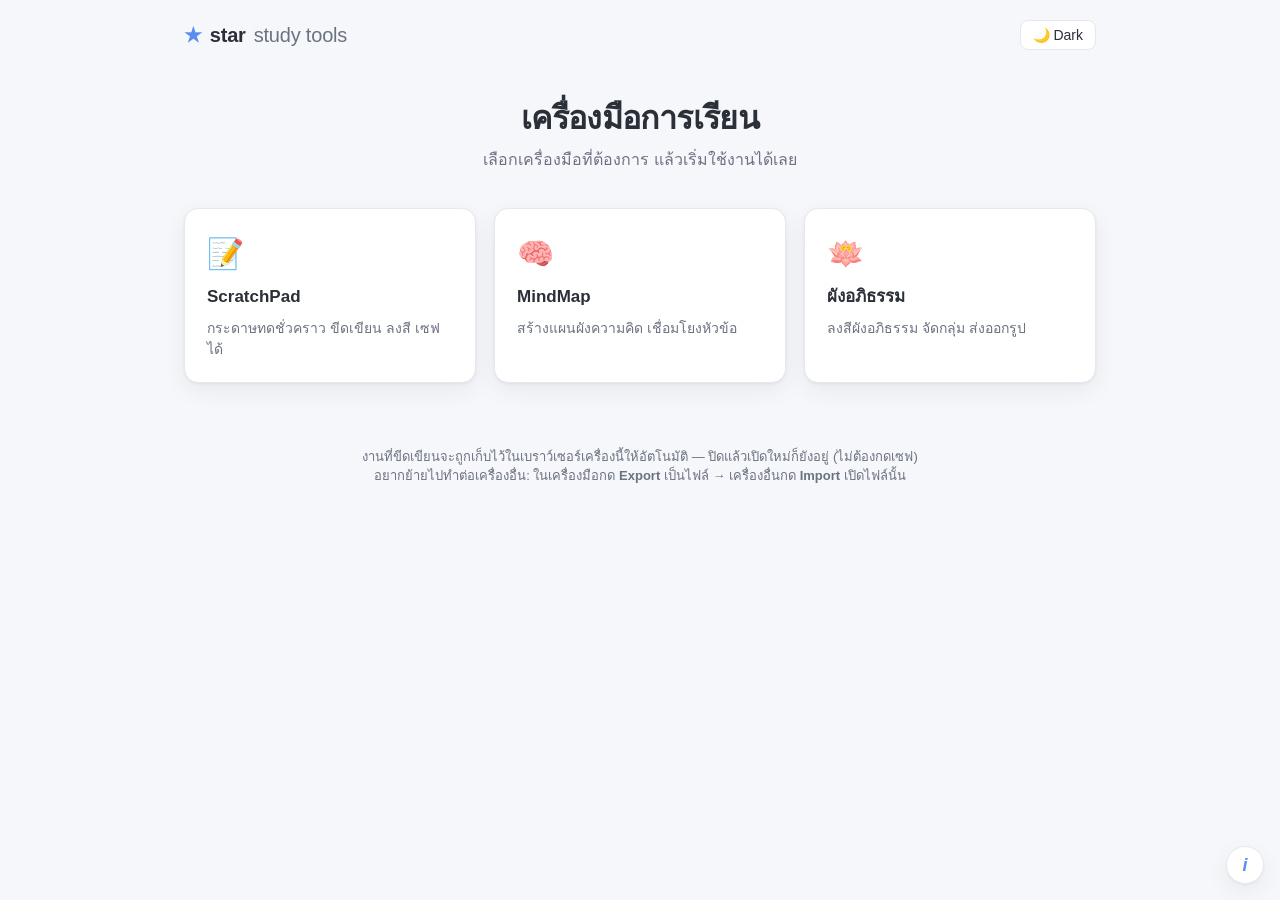
<file: index.html>
<!DOCTYPE html>
<html lang="th">
<head>
  <meta charset="utf-8">
  <meta name="viewport" content="width=device-width, initial-scale=1.0">
  <title>Study Tools Hub</title>
  <link rel="stylesheet" href="assets/hub.css">
  <script>
    // Apply saved theme before paint to avoid a flash.
    try {
      if (localStorage.getItem("hub_theme") === "dark") {
        document.documentElement.setAttribute("data-pretheme", "dark");
      }
    } catch (e) {}
  </script>
  <style>
    html[data-pretheme="dark"] body { background: #15171c; }
  </style>
</head>
<body>
  <header class="topbar">
    <div class="brand"><span class="dot">★</span> star <span style="color:var(--muted);font-weight:500;">study tools</span></div>
    <button class="theme-toggle" id="themeToggle" type="button">🌙 Dark</button>
  </header>

  <section class="hero">
    <h1>เครื่องมือการเรียน</h1>
    <p>เลือกเครื่องมือที่ต้องการ แล้วเริ่มใช้งานได้เลย</p>
  </section>

  <main class="grid">
    <a class="card" href="tools/scratchpad.html">
      <div class="icon">📝</div>
      <div class="name">ScratchPad</div>
      <div class="desc">กระดาษทดชั่วคราว ขีดเขียน ลงสี เซฟได้</div>
    </a>
    <a class="card" href="tools/mindmap.html">
      <div class="icon">🧠</div>
      <div class="name">MindMap</div>
      <div class="desc">สร้างแผนผังความคิด เชื่อมโยงหัวข้อ</div>
    </a>
    <a class="card" href="tools/abhidhamma.html">
      <div class="icon">🪷</div>
      <div class="name">ผังอภิธรรม</div>
      <div class="desc">ลงสีผังอภิธรรม จัดกลุ่ม ส่งออกรูป</div>
    </a>
  </main>

  <footer>
    งานที่ขีดเขียนจะถูกเก็บไว้ในเบราว์เซอร์เครื่องนี้ให้อัตโนมัติ — ปิดแล้วเปิดใหม่ก็ยังอยู่ (ไม่ต้องกดเซฟ)<br>
    อยากย้ายไปทำต่อเครื่องอื่น: ในเครื่องมือกด <b>Export</b> เป็นไฟล์ → เครื่องอื่นกด <b>Import</b> เปิดไฟล์นั้น
  </footer>

  <button class="info-btn" id="infoBtn" type="button" title="เกี่ยวกับ">i</button>
  <div class="info-panel" id="infoPanel">
    <b>★ star · study tools</b><br>
    ที่รวมเครื่องมือการเรียนส่วนตัว เลือกเครื่องมือแล้วใช้งานได้เลย<br><br>
    งานถูกเก็บในเบราว์เซอร์เครื่องนี้อัตโนมัติ · ย้ายข้ามเครื่องด้วยปุ่ม Export/Import ในแต่ละเครื่องมือ<br><br>
    <span style="opacity:.7">เปิดเว็บครั้งแรกต้องมีอินเทอร์เน็ต · หลังโหลดแล้วขีดเขียน/เซฟได้แม้ออฟไลน์</span>
  </div>

  <script>
    (function () {
      var btn = document.getElementById("themeToggle");
      var ORDER = ["light", "sepia", "dark"];
      var LABEL = { light: "🌙 Dark", sepia: "🌙 Dark", dark: "☀️ Light" };
      var NEXT = { light: "sepia", sepia: "dark", dark: "light" };

      function getTheme() {
        try {
          var t = localStorage.getItem("hub_theme");
          return ORDER.indexOf(t) >= 0 ? t : "light";
        } catch (e) { return "light"; }
      }
      function apply(t) {
        document.body.classList.remove("sepia", "dark");
        if (t === "sepia") document.body.classList.add("sepia");
        else if (t === "dark") document.body.classList.add("dark");
        try { localStorage.setItem("hub_theme", t); } catch (e) {}
        btn.textContent = (t === "sepia" ? "🟤 Sepia" : (t === "dark" ? "☀️ Light" : "🌙 Dark"));
      }
      apply(getTheme());
      document.documentElement.removeAttribute("data-pretheme");
      btn.addEventListener("click", function () { apply(NEXT[getTheme()]); });

      // info (i) button
      var ib = document.getElementById("infoBtn"), ip = document.getElementById("infoPanel");
      ib.addEventListener("click", function (e) { e.stopPropagation(); ip.classList.toggle("open"); });
      document.addEventListener("click", function (e) {
        if (ip.classList.contains("open") && !ip.contains(e.target) && e.target !== ib) ip.classList.remove("open");
      });
    })();
  </script>
</body>
</html>
</file>
<file: assets/hub.css>
/* hub.css — minimal iLovePDF-style landing page */
:root {
  --bg: #f6f7fb;
  --fg: #2b2f38;
  --muted: #6b7280;
  --card: #ffffff;
  --border: #e6e8ee;
  --accent: #5b8def;
  --shadow: 0 1px 3px rgba(20, 24, 40, 0.06), 0 8px 24px rgba(20, 24, 40, 0.06);
}
body.sepia {
  --bg: #f4eee0;
  --fg: #4a4034;
  --muted: #8a7a64;
  --card: #fbf6ea;
  --border: #e2d6bf;
  --accent: #b07d4b;
  --shadow: 0 1px 3px rgba(120, 90, 50, 0.08), 0 8px 24px rgba(120, 90, 50, 0.1);
}
body.dark {
  --bg: #15171c;
  --fg: #e6e8ee;
  --muted: #9aa1ad;
  --card: #1e2128;
  --border: #2a2e37;
  --accent: #6f9bf2;
  --shadow: 0 1px 3px rgba(0, 0, 0, 0.4), 0 8px 24px rgba(0, 0, 0, 0.35);
}

* { box-sizing: border-box; }
html, body { margin: 0; }
body {
  background: var(--bg);
  color: var(--fg);
  font-family: -apple-system, "Segoe UI", Roboto, "Sarabun", "Noto Sans Thai", sans-serif;
  line-height: 1.5;
  min-height: 100vh;
  transition: background-color 0.35s ease, color 0.35s ease;
}
/* smooth theme cross-fade for all themed surfaces */
.theme-toggle, footer, .hero p, .card .desc,
.info-btn, .info-panel {
  transition: background-color 0.35s ease, color 0.35s ease,
              border-color 0.35s ease, box-shadow 0.35s ease;
}

.topbar {
  display: flex;
  align-items: center;
  justify-content: space-between;
  max-width: 960px;
  margin: 0 auto;
  padding: 20px 24px;
}
.brand {
  display: flex;
  align-items: baseline;
  gap: 8px;
  font-weight: 700;
  font-size: 20px;
  letter-spacing: -0.01em;
}
.brand .dot { color: var(--accent); }
.theme-toggle {
  border: 1px solid var(--border);
  background: var(--card);
  color: var(--fg);
  border-radius: 8px;
  padding: 6px 12px;
  font-size: 14px;
  cursor: pointer;
}
.theme-toggle:hover { border-color: var(--accent); }

.hero {
  max-width: 960px;
  margin: 0 auto;
  padding: 24px 24px 8px;
  text-align: center;
}
.hero h1 { font-size: 32px; margin: 0 0 6px; letter-spacing: -0.02em; }
.hero p { color: var(--muted); margin: 0; }

.grid {
  max-width: 960px;
  margin: 0 auto;
  padding: 28px 24px 64px;
  display: grid;
  grid-template-columns: repeat(auto-fill, minmax(240px, 1fr));
  gap: 18px;
}
.card {
  display: flex;
  flex-direction: column;
  gap: 8px;
  padding: 22px;
  background: var(--card);
  border: 1px solid var(--border);
  border-radius: 14px;
  box-shadow: var(--shadow);
  text-decoration: none;
  color: inherit;
  transition: transform 0.12s ease, border-color 0.35s ease,
              background-color 0.35s ease, color 0.35s ease, box-shadow 0.35s ease;
}
.card:hover { transform: translateY(-3px); border-color: var(--accent); }
.card .icon { font-size: 30px; }
.card .name { font-weight: 700; font-size: 17px; }
.card .desc { color: var(--muted); font-size: 14px; }

footer {
  max-width: 960px;
  margin: 0 auto;
  padding: 0 24px 40px;
  color: var(--muted);
  font-size: 13px;
  text-align: center;
}

/* floating info (i) button — bottom-right */
.info-btn {
  position: fixed;
  right: 16px;
  bottom: 16px;
  z-index: 9998;
  width: 38px;
  height: 38px;
  border-radius: 50%;
  border: 1px solid var(--border);
  background: var(--card);
  color: var(--accent);
  font-style: italic;
  font-weight: 700;
  font-size: 18px;
  cursor: pointer;
  box-shadow: var(--shadow);
}
.info-btn:hover { border-color: var(--accent); }
.info-panel {
  position: fixed;
  right: 16px;
  bottom: 64px;
  z-index: 9998;
  max-width: 300px;
  padding: 16px 18px;
  background: var(--card);
  color: var(--fg);
  border: 1px solid var(--border);
  border-radius: 12px;
  box-shadow: var(--shadow);
  font-size: 13.5px;
  line-height: 1.6;
  display: none;
}
.info-panel.open { display: block; }
.info-panel a { color: var(--accent); }
</file>
